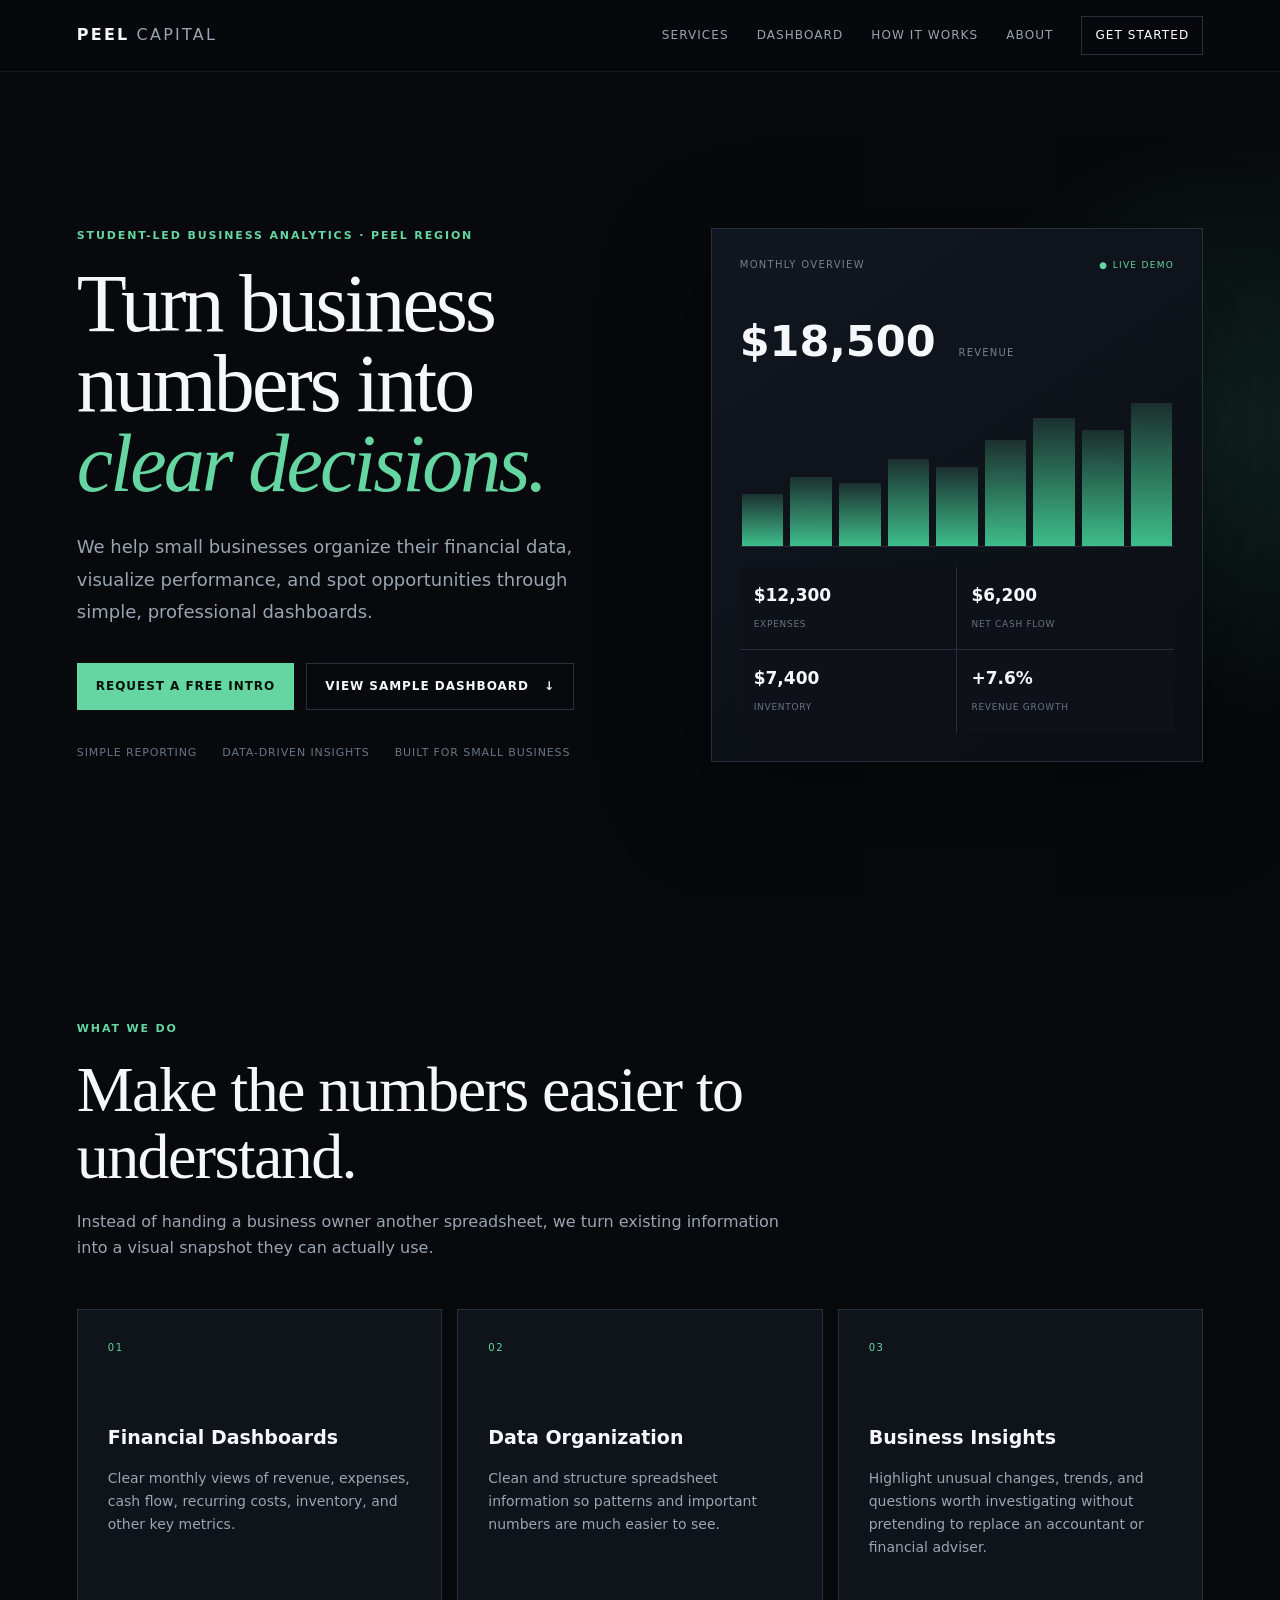
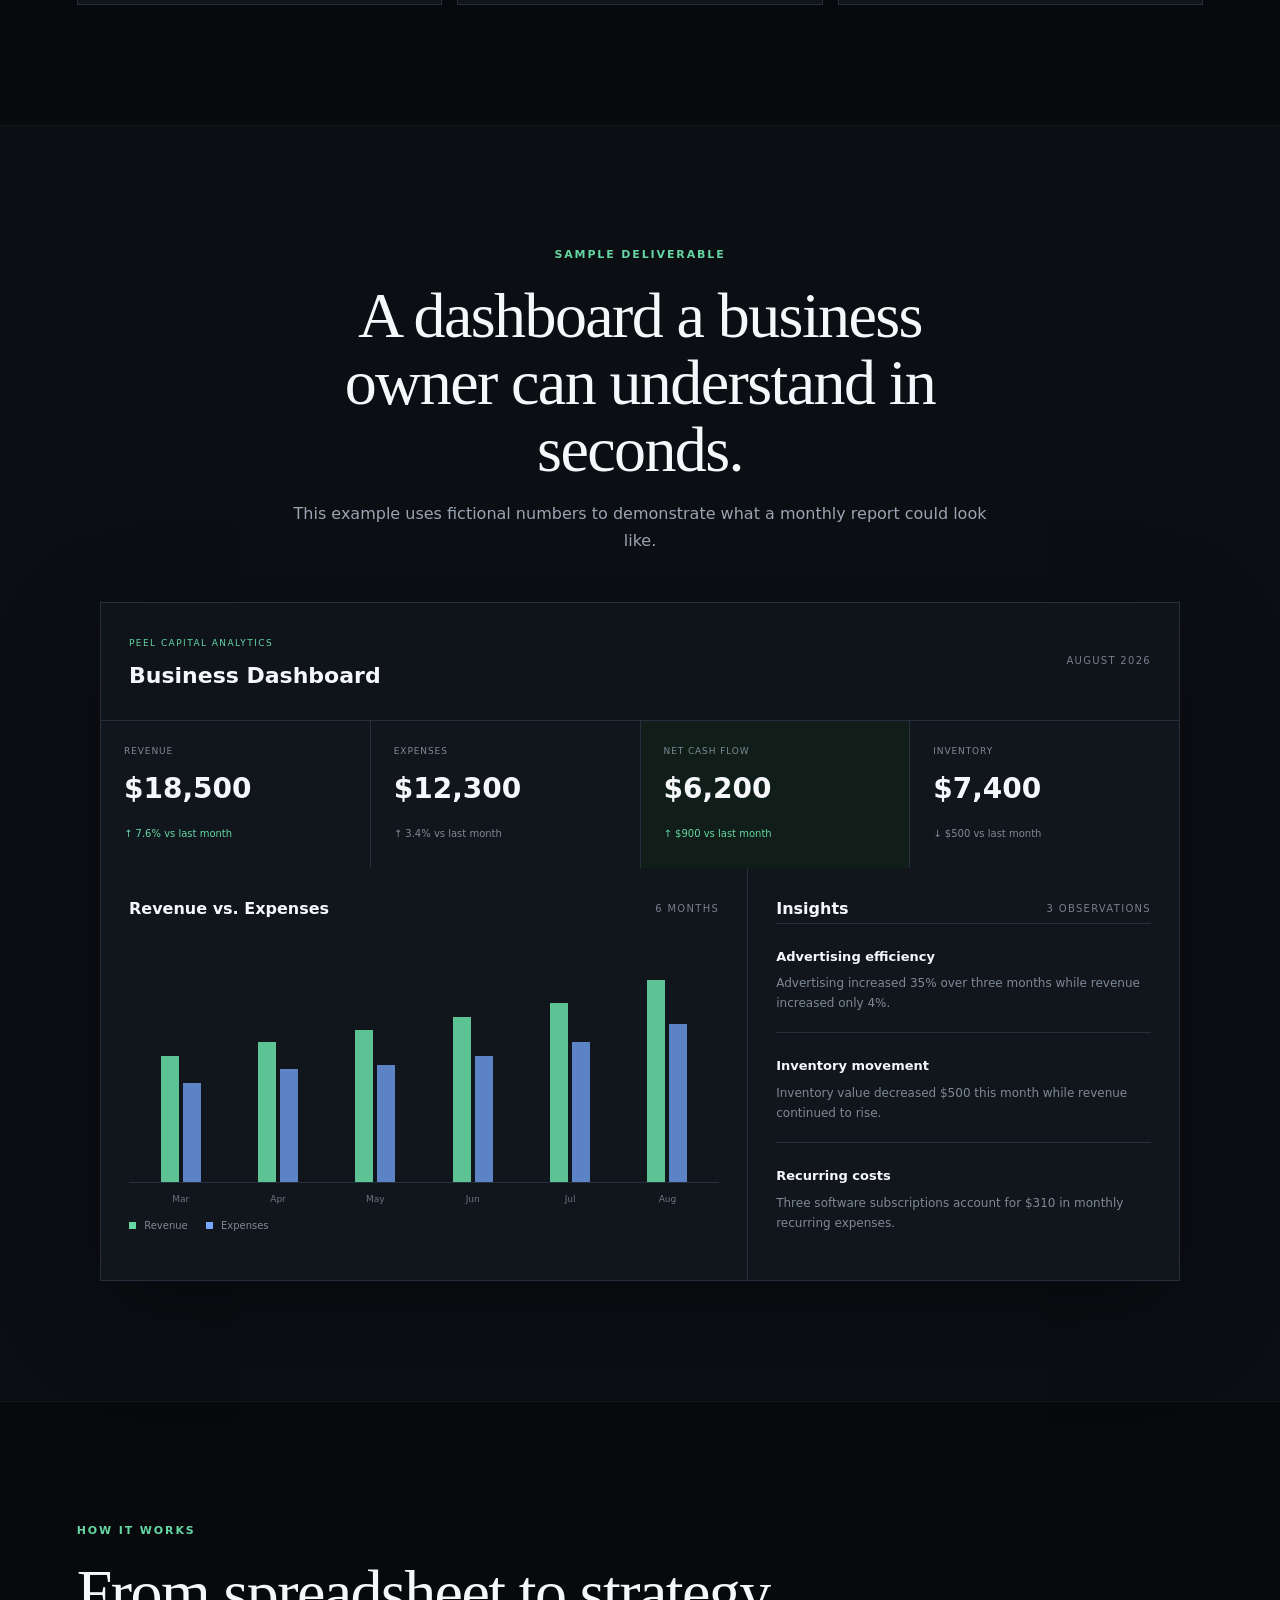
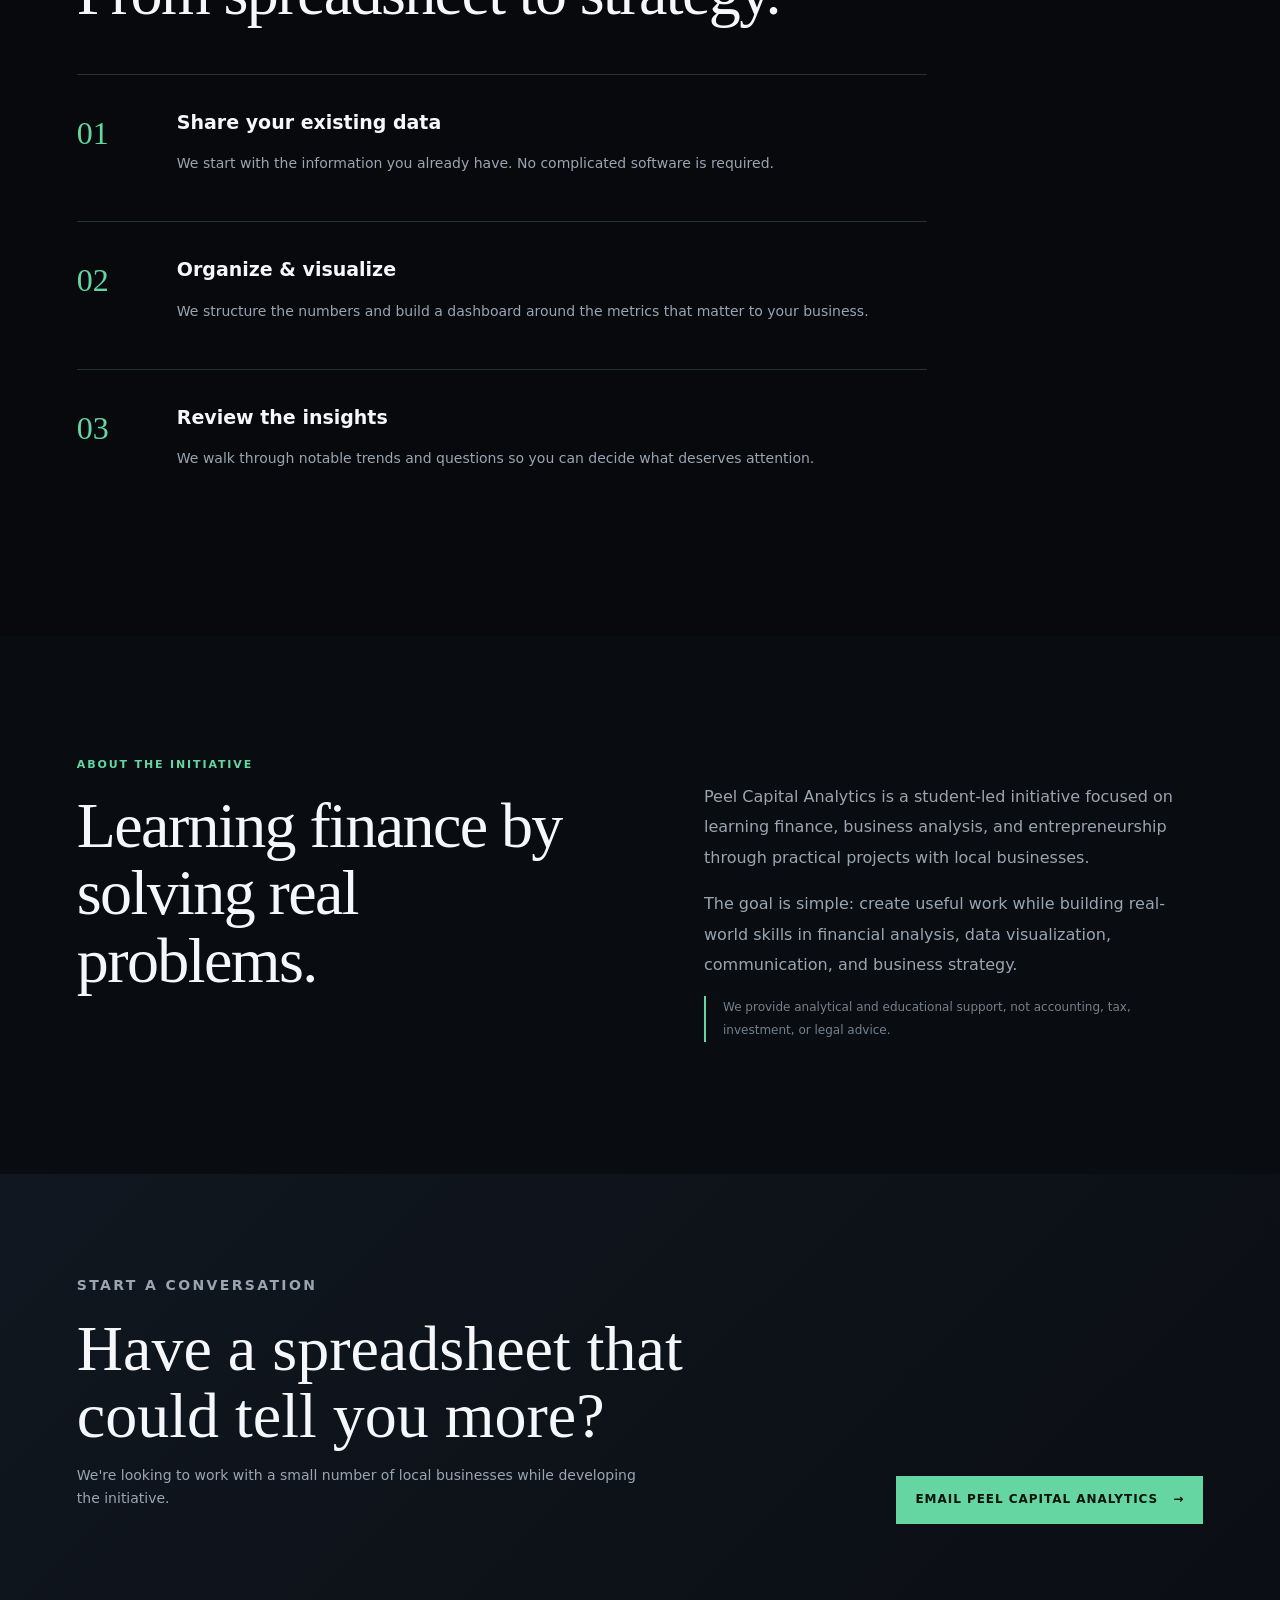
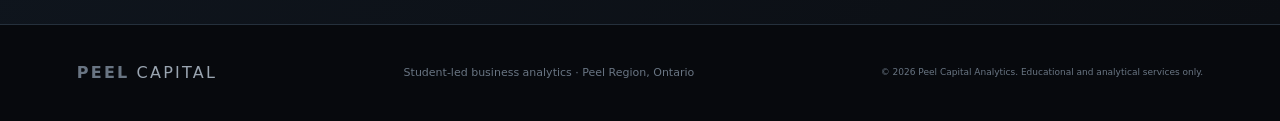
<file: index.html>
<!DOCTYPE html>
<html lang="en">
<head>
  <meta charset="UTF-8">
  <meta name="viewport" content="width=device-width, initial-scale=1.0">
  <meta name="description" content="Peel Capital Analytics — student-led business analytics for small businesses in Peel Region.">
  <title>Peel Capital Analytics</title>
  <link rel="stylesheet" href="peel-capital/styles.css">
</head>
<body>
  <nav class="nav">
    <a class="brand" href="#home">PEEL<span>CAPITAL</span></a>
    <div class="nav-links">
      <a href="#services">Services</a>
      <a href="#dashboard">Dashboard</a>
      <a href="#process">How It Works</a>
      <a href="#about">About</a>
      <a class="nav-cta" href="#contact">Get Started</a>
    </div>
    <button class="menu" aria-label="Open menu">☰</button>
  </nav>
  <main>
    <section id="home" class="hero">
      <div class="hero-glow"></div>
      <div class="hero-content">
        <p class="eyebrow">Student-led business analytics · Peel Region</p>
        <h1>Turn business numbers into <em>clear decisions.</em></h1>
        <p class="hero-copy">We help small businesses organize their financial data, visualize performance, and spot opportunities through simple, professional dashboards.</p>
        <div class="hero-actions">
          <a class="button primary" href="#contact">Request a Free Intro</a>
          <a class="button secondary" href="#dashboard">View Sample Dashboard <span>↓</span></a>
        </div>
        <div class="trust-row"><span>Simple reporting</span><span>Data-driven insights</span><span>Built for small business</span></div>
      </div>
      <div class="hero-panel">
        <div class="panel-top"><span>MONTHLY OVERVIEW</span><span class="live-dot">● LIVE DEMO</span></div>
        <div class="panel-number">$18,500 <small>Revenue</small></div>
        <div class="mini-chart" aria-hidden="true"><span style="height:35%"></span><span style="height:46%"></span><span style="height:42%"></span><span style="height:58%"></span><span style="height:53%"></span><span style="height:71%"></span><span style="height:86%"></span><span style="height:78%"></span><span style="height:96%"></span></div>
        <div class="panel-grid"><div><b>$12,300</b><small>Expenses</small></div><div><b>$6,200</b><small>Net Cash Flow</small></div><div><b>$7,400</b><small>Inventory</small></div><div><b>+7.6%</b><small>Revenue Growth</small></div></div>
      </div>
    </section>
    <section id="services" class="section">
      <div class="section-heading"><p class="eyebrow">What we do</p><h2>Make the numbers easier to understand.</h2><p>Instead of handing a business owner another spreadsheet, we turn existing information into a visual snapshot they can actually use.</p></div>
      <div class="cards"><article class="card"><div class="icon">01</div><h3>Financial Dashboards</h3><p>Clear monthly views of revenue, expenses, cash flow, recurring costs, inventory, and other key metrics.</p></article><article class="card"><div class="icon">02</div><h3>Data Organization</h3><p>Clean and structure spreadsheet information so patterns and important numbers are much easier to see.</p></article><article class="card"><div class="icon">03</div><h3>Business Insights</h3><p>Highlight unusual changes, trends, and questions worth investigating without pretending to replace an accountant or financial adviser.</p></article></div>
    </section>
    <section id="dashboard" class="section dark-section">
      <div class="section-heading centered"><p class="eyebrow">Sample deliverable</p><h2>A dashboard a business owner can understand in seconds.</h2><p>This example uses fictional numbers to demonstrate what a monthly report could look like.</p></div>
      <div class="dashboard"><div class="dash-head"><div><span class="dash-kicker">PEEL CAPITAL ANALYTICS</span><h3>Business Dashboard</h3></div><span class="month">August 2026</span></div><div class="metrics"><div class="metric"><span>Revenue</span><strong>$18,500</strong><small class="up">↑ 7.6% vs last month</small></div><div class="metric"><span>Expenses</span><strong>$12,300</strong><small>↑ 3.4% vs last month</small></div><div class="metric featured"><span>Net Cash Flow</span><strong>$6,200</strong><small class="up">↑ $900 vs last month</small></div><div class="metric"><span>Inventory</span><strong>$7,400</strong><small>↓ $500 vs last month</small></div></div><div class="dash-body"><div class="chart-card"><div class="chart-title"><b>Revenue vs. Expenses</b><span>6 months</span></div><div class="bars"><div><i style="height:55%"></i><i style="height:43%"></i><label>Mar</label></div><div><i style="height:61%"></i><i style="height:49%"></i><label>Apr</label></div><div><i style="height:66%"></i><i style="height:51%"></i><label>May</label></div><div><i style="height:72%"></i><i style="height:55%"></i><label>Jun</label></div><div><i style="height:78%"></i><i style="height:61%"></i><label>Jul</label></div><div><i style="height:88%"></i><i style="height:69%"></i><label>Aug</label></div></div><div class="legend"><span><i></i> Revenue</span><span><i></i> Expenses</span></div></div><div class="insights"><div class="chart-title"><b>Insights</b><span>3 observations</span></div><div class="insight"><b>Advertising efficiency</b><p>Advertising increased 35% over three months while revenue increased only 4%.</p></div><div class="insight"><b>Inventory movement</b><p>Inventory value decreased $500 this month while revenue continued to rise.</p></div><div class="insight"><b>Recurring costs</b><p>Three software subscriptions account for $310 in monthly recurring expenses.</p></div></div></div></div>
    </section>
    <section id="process" class="section"><div class="section-heading"><p class="eyebrow">How it works</p><h2>From spreadsheet to strategy.</h2></div><div class="steps"><div class="step"><span>01</span><div><h3>Share your existing data</h3><p>We start with the information you already have. No complicated software is required.</p></div></div><div class="step"><span>02</span><div><h3>Organize & visualize</h3><p>We structure the numbers and build a dashboard around the metrics that matter to your business.</p></div></div><div class="step"><span>03</span><div><h3>Review the insights</h3><p>We walk through notable trends and questions so you can decide what deserves attention.</p></div></div></div></section>
    <section id="about" class="section about-section"><div><p class="eyebrow">About the initiative</p><h2>Learning finance by solving real problems.</h2></div><div class="about-copy"><p>Peel Capital Analytics is a student-led initiative focused on learning finance, business analysis, and entrepreneurship through practical projects with local businesses.</p><p>The goal is simple: create useful work while building real-world skills in financial analysis, data visualization, communication, and business strategy.</p><p class="note">We provide analytical and educational support, not accounting, tax, investment, or legal advice.</p></div></section>
    <section id="contact" class="contact"><div><p class="eyebrow">Start a conversation</p><h2>Have a spreadsheet that could tell you more?</h2><p>We're looking to work with a small number of local businesses while developing the initiative.</p></div><a class="button primary" href="mailto:peelcapitalanalytics@gmail.com">Email Peel Capital Analytics <span>→</span></a></section>
  </main>
  <footer><div class="brand">PEEL<span>CAPITAL</span></div><p>Student-led business analytics · Peel Region, Ontario</p><small>© 2026 Peel Capital Analytics. Educational and analytical services only.</small></footer>
  <script src="peel-capital/script.js"></script>
</body>
</html>
</file>
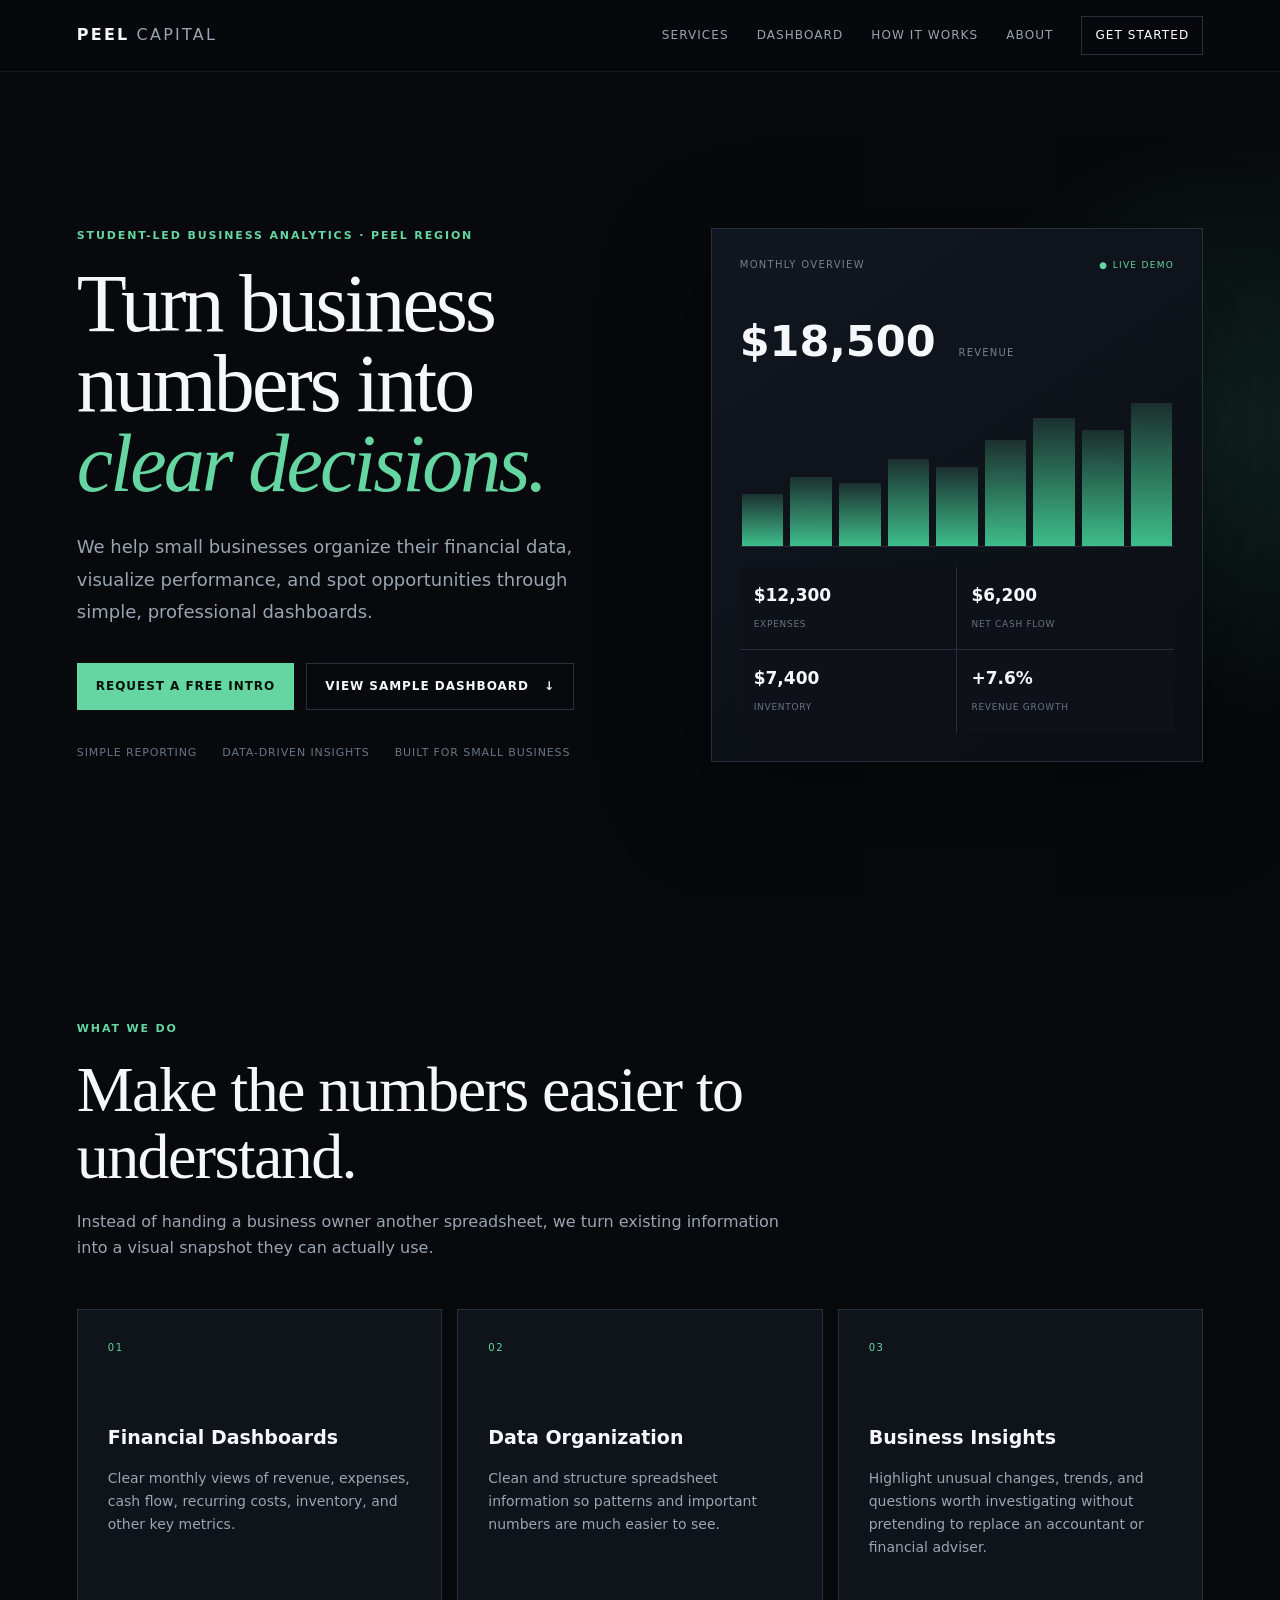
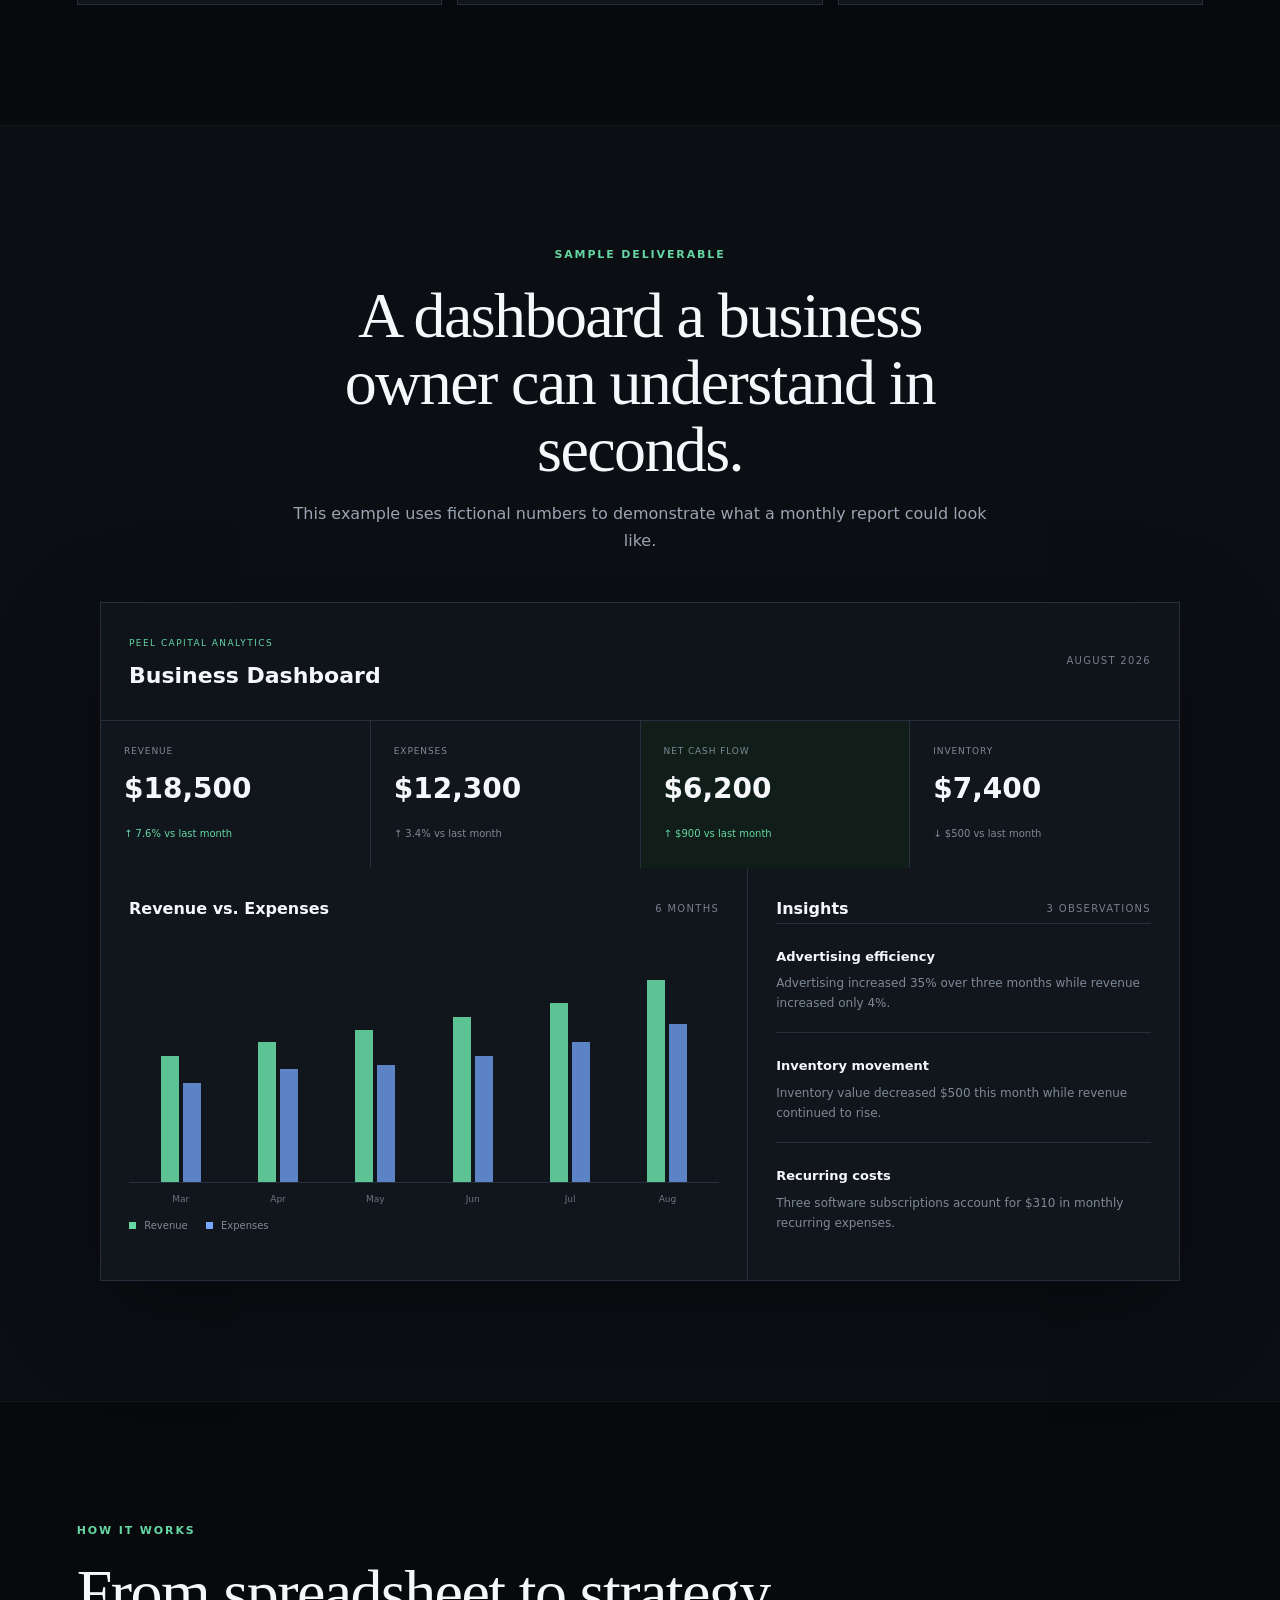
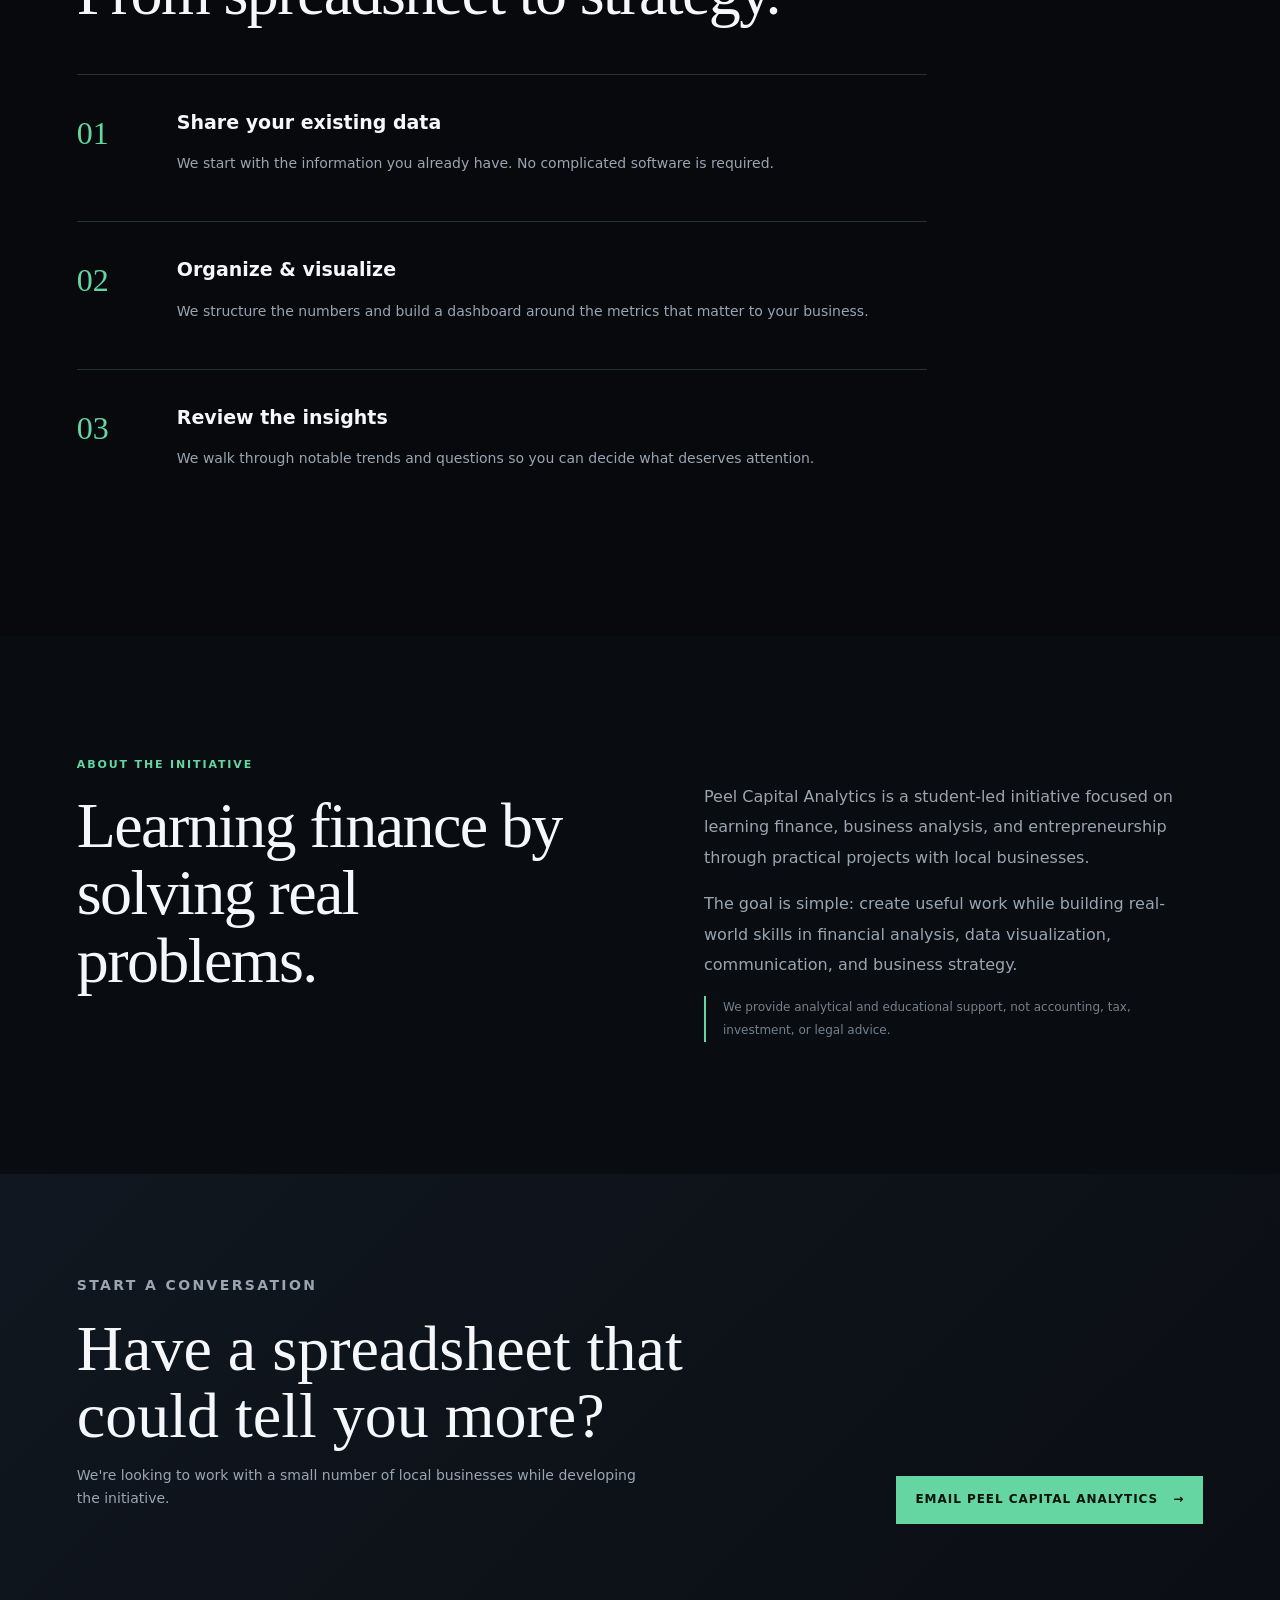
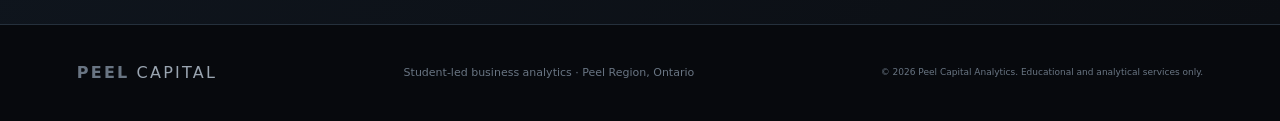
<file: peel-capital/index.html>
<!DOCTYPE html>
<html lang="en">
<head>
  <meta charset="UTF-8">
  <meta name="viewport" content="width=device-width, initial-scale=1.0">
  <meta name="description" content="Peel Capital Analytics — student-led business analytics for small businesses in Peel Region.">
  <title>Peel Capital Analytics</title>
  <link rel="stylesheet" href="styles.css">
</head>
<body>
  <nav class="nav">
    <a class="brand" href="#home">PEEL<span>CAPITAL</span></a>
    <div class="nav-links">
      <a href="#services">Services</a>
      <a href="#dashboard">Dashboard</a>
      <a href="#process">How It Works</a>
      <a href="#about">About</a>
      <a class="nav-cta" href="#contact">Get Started</a>
    </div>
    <button class="menu" aria-label="Open menu">☰</button>
  </nav>

  <main>
    <section id="home" class="hero">
      <div class="hero-glow"></div>
      <div class="hero-content">
        <p class="eyebrow">Student-led business analytics · Peel Region</p>
        <h1>Turn business numbers into <em>clear decisions.</em></h1>
        <p class="hero-copy">We help small businesses organize their financial data, visualize performance, and spot opportunities through simple, professional dashboards.</p>
        <div class="hero-actions">
          <a class="button primary" href="#contact">Request a Free Intro</a>
          <a class="button secondary" href="#dashboard">View Sample Dashboard <span>↓</span></a>
        </div>
        <div class="trust-row">
          <span>Simple reporting</span><span>Data-driven insights</span><span>Built for small business</span>
        </div>
      </div>
      <div class="hero-panel">
        <div class="panel-top"><span>MONTHLY OVERVIEW</span><span class="live-dot">● LIVE DEMO</span></div>
        <div class="panel-number">$18,500 <small>Revenue</small></div>
        <div class="mini-chart" aria-hidden="true">
          <span style="height:35%"></span><span style="height:46%"></span><span style="height:42%"></span><span style="height:58%"></span><span style="height:53%"></span><span style="height:71%"></span><span style="height:86%"></span><span style="height:78%"></span><span style="height:96%"></span>
        </div>
        <div class="panel-grid">
          <div><b>$12,300</b><small>Expenses</small></div>
          <div><b>$6,200</b><small>Net Cash Flow</small></div>
          <div><b>$7,400</b><small>Inventory</small></div>
          <div><b>+7.6%</b><small>Revenue Growth</small></div>
        </div>
      </div>
    </section>

    <section id="services" class="section">
      <div class="section-heading"><p class="eyebrow">What we do</p><h2>Make the numbers easier to understand.</h2><p>Instead of handing a business owner another spreadsheet, we turn existing information into a visual snapshot they can actually use.</p></div>
      <div class="cards">
        <article class="card"><div class="icon">01</div><h3>Financial Dashboards</h3><p>Clear monthly views of revenue, expenses, cash flow, recurring costs, inventory, and other key metrics.</p></article>
        <article class="card"><div class="icon">02</div><h3>Data Organization</h3><p>Clean and structure spreadsheet information so patterns and important numbers are much easier to see.</p></article>
        <article class="card"><div class="icon">03</div><h3>Business Insights</h3><p>Highlight unusual changes, trends, and questions worth investigating without pretending to replace an accountant or financial adviser.</p></article>
      </div>
    </section>

    <section id="dashboard" class="section dark-section">
      <div class="section-heading centered"><p class="eyebrow">Sample deliverable</p><h2>A dashboard a business owner can understand in seconds.</h2><p>This example uses fictional numbers to demonstrate what a monthly report could look like.</p></div>
      <div class="dashboard">
        <div class="dash-head"><div><span class="dash-kicker">PEEL CAPITAL ANALYTICS</span><h3>Business Dashboard</h3></div><span class="month">August 2026</span></div>
        <div class="metrics">
          <div class="metric"><span>Revenue</span><strong>$18,500</strong><small class="up">↑ 7.6% vs last month</small></div>
          <div class="metric"><span>Expenses</span><strong>$12,300</strong><small>↑ 3.4% vs last month</small></div>
          <div class="metric featured"><span>Net Cash Flow</span><strong>$6,200</strong><small class="up">↑ $900 vs last month</small></div>
          <div class="metric"><span>Inventory</span><strong>$7,400</strong><small>↓ $500 vs last month</small></div>
        </div>
        <div class="dash-body">
          <div class="chart-card"><div class="chart-title"><b>Revenue vs. Expenses</b><span>6 months</span></div><div class="bars"><div><i style="height:55%"></i><i style="height:43%"></i><label>Mar</label></div><div><i style="height:61%"></i><i style="height:49%"></i><label>Apr</label></div><div><i style="height:66%"></i><i style="height:51%"></i><label>May</label></div><div><i style="height:72%"></i><i style="height:55%"></i><label>Jun</label></div><div><i style="height:78%"></i><i style="height:61%"></i><label>Jul</label></div><div><i style="height:88%"></i><i style="height:69%"></i><label>Aug</label></div></div><div class="legend"><span><i></i> Revenue</span><span><i></i> Expenses</span></div></div>
          <div class="insights"><div class="chart-title"><b>Insights</b><span>3 observations</span></div><div class="insight"><b>Advertising efficiency</b><p>Advertising increased 35% over three months while revenue increased only 4%.</p></div><div class="insight"><b>Inventory movement</b><p>Inventory value decreased $500 this month while revenue continued to rise.</p></div><div class="insight"><b>Recurring costs</b><p>Three software subscriptions account for $310 in monthly recurring expenses.</p></div></div>
        </div>
      </div>
    </section>

    <section id="process" class="section">
      <div class="section-heading"><p class="eyebrow">How it works</p><h2>From spreadsheet to strategy.</h2></div>
      <div class="steps">
        <div class="step"><span>01</span><div><h3>Share your existing data</h3><p>We start with the information you already have. No complicated software is required.</p></div></div>
        <div class="step"><span>02</span><div><h3>Organize & visualize</h3><p>We structure the numbers and build a dashboard around the metrics that matter to your business.</p></div></div>
        <div class="step"><span>03</span><div><h3>Review the insights</h3><p>We walk through notable trends and questions so you can decide what deserves attention.</p></div></div>
      </div>
    </section>

    <section id="about" class="section about-section">
      <div><p class="eyebrow">About the initiative</p><h2>Learning finance by solving real problems.</h2></div>
      <div class="about-copy"><p>Peel Capital Analytics is a student-led initiative focused on learning finance, business analysis, and entrepreneurship through practical projects with local businesses.</p><p>The goal is simple: create useful work while building real-world skills in financial analysis, data visualization, communication, and business strategy.</p><p class="note">We provide analytical and educational support, not accounting, tax, investment, or legal advice.</p></div>
    </section>

    <section id="contact" class="contact">
      <div><p class="eyebrow">Start a conversation</p><h2>Have a spreadsheet that could tell you more?</h2><p>We're looking to work with a small number of local businesses while developing the initiative.</p></div>
      <a class="button primary" href="mailto:peelcapitalanalytics@gmail.com">Email Peel Capital Analytics <span>→</span></a>
    </section>
  </main>

  <footer><div class="brand">PEEL<span>CAPITAL</span></div><p>Student-led business analytics · Peel Region, Ontario</p><small>© 2026 Peel Capital Analytics. Educational and analytical services only.</small></footer>
  <script src="script.js"></script>
</body>
</html>
</file>
<file: peel-capital/styles.css>
:root{--bg:#07090d;--panel:#0f131a;--panel2:#151b24;--line:#25303c;--text:#f5f7fa;--muted:#9aa5b1;--accent:#65d6a2;--accent2:#3ebd8b;--blue:#75a7ff;--serif:Georgia,serif;--sans:Inter,ui-sans-serif,system-ui,-apple-system,BlinkMacSystemFont,"Segoe UI",sans-serif}*{box-sizing:border-box}html{scroll-behavior:smooth}body{margin:0;background:var(--bg);color:var(--text);font-family:var(--sans);line-height:1.65}a{color:inherit;text-decoration:none}.nav{height:72px;position:sticky;top:0;z-index:10;display:flex;align-items:center;justify-content:space-between;padding:0 6vw;background:rgba(7,9,13,.82);backdrop-filter:blur(16px);border-bottom:1px solid rgba(255,255,255,.06)}.brand{font-size:16px;font-weight:800;letter-spacing:.14em}.brand span{font-weight:400;color:var(--muted);margin-left:7px}.nav-links{display:flex;align-items:center;gap:28px;font-size:12px;color:var(--muted);text-transform:uppercase;letter-spacing:.09em}.nav-links a:hover{color:#fff}.nav-cta{border:1px solid var(--line);padding:9px 13px;color:#fff!important}.menu{display:none;background:none;border:0;color:#fff;font-size:22px}.hero{min-height:calc(100vh - 72px);padding:10vh 6vw 8vh;display:grid;grid-template-columns:1.05fr .95fr;gap:7vw;align-items:center;position:relative;overflow:hidden}.hero-glow{position:absolute;width:620px;height:620px;border-radius:50%;right:-260px;top:5%;background:radial-gradient(circle,rgba(62,189,139,.14),transparent 67%);pointer-events:none}.hero-content,.hero-panel{position:relative;z-index:1}.eyebrow{margin:0 0 18px;color:var(--accent);font-size:11px;text-transform:uppercase;letter-spacing:.17em;font-weight:700}.hero h1{font-family:var(--serif);font-size:clamp(52px,6.4vw,92px);font-weight:400;line-height:.98;letter-spacing:-.035em;margin:0 0 27px;max-width:780px}.hero h1 em{color:var(--accent);font-style:italic}.hero-copy{font-size:18px;color:var(--muted);max-width:620px;line-height:1.8}.hero-actions{display:flex;gap:12px;flex-wrap:wrap;margin:34px 0}.button{display:inline-flex;align-items:center;gap:15px;padding:13px 18px;border:1px solid var(--line);font-size:12px;text-transform:uppercase;letter-spacing:.08em;font-weight:700;transition:.2s}.button.primary{background:var(--accent);border-color:var(--accent);color:#06130d}.button.primary:hover{background:#8ae5bb}.button.secondary:hover{border-color:#607080}.trust-row{display:flex;gap:25px;flex-wrap:wrap;color:#697583;font-size:11px;text-transform:uppercase;letter-spacing:.08em}.hero-panel{background:linear-gradient(145deg,#111720,#0b0e13);border:1px solid var(--line);padding:28px;box-shadow:0 30px 100px rgba(0,0,0,.4)}.panel-top,.dash-head,.chart-title{display:flex;justify-content:space-between;align-items:center}.panel-top,.month,.chart-title span{font-size:10px;color:#74808d;letter-spacing:.13em;text-transform:uppercase}.live-dot{color:var(--accent);font-size:9px}.panel-number{font-size:43px;font-weight:600;margin:32px 0 20px}.panel-number small{font-size:10px;color:#77828e;font-weight:500;text-transform:uppercase;letter-spacing:.12em;margin-left:8px}.mini-chart{height:150px;display:flex;align-items:end;gap:7px;border-bottom:1px solid var(--line);padding:0 2px}.mini-chart span{flex:1;background:linear-gradient(to top,var(--accent2),rgba(101,214,162,.15));min-height:10px}.panel-grid{display:grid;grid-template-columns:1fr 1fr;gap:1px;background:var(--line);margin-top:20px}.panel-grid div{background:#0e1218;padding:14px}.panel-grid b{display:block;font-size:17px}.panel-grid small{font-size:9px;color:#687481;text-transform:uppercase;letter-spacing:.08em}.section{padding:120px 6vw}.section-heading{max-width:720px;margin-bottom:48px}.section-heading.centered{margin-left:auto;margin-right:auto;text-align:center}.section h2{font-family:var(--serif);font-weight:400;font-size:clamp(38px,5vw,64px);line-height:1.05;letter-spacing:-.025em;margin:0 0 18px}.section-heading>p:last-child{color:var(--muted);font-size:16px}.cards{display:grid;grid-template-columns:repeat(3,1fr);gap:15px}.card{background:var(--panel);border:1px solid var(--line);padding:30px;min-height:260px;transition:.25s}.card:hover{transform:translateY(-4px);border-color:#42505e}.icon{font-size:10px;color:var(--accent);letter-spacing:.15em;margin-bottom:65px}.card h3{font-size:19px;margin:0 0 10px}.card p,.step p,.about-copy p,.contact p{color:var(--muted);font-size:14px}.dark-section{background:#0b0e13;border-top:1px solid rgba(255,255,255,.04);border-bottom:1px solid rgba(255,255,255,.04)}.dashboard{max-width:1080px;margin:auto;background:#0f141b;border:1px solid var(--line);box-shadow:0 30px 90px rgba(0,0,0,.35)}.dash-head{padding:25px 28px;border-bottom:1px solid var(--line)}.dash-kicker{font-size:9px;color:var(--accent);letter-spacing:.16em}.dash-head h3{margin:4px 0 0;font-size:22px}.metrics{display:grid;grid-template-columns:repeat(4,1fr);gap:1px;background:var(--line)}.metric{background:#11161d;padding:23px}.metric span{display:block;color:#7d8995;text-transform:uppercase;letter-spacing:.1em;font-size:9px}.metric strong{display:block;font-size:28px;margin:7px 0}.metric small{font-size:10px;color:#7d8995}.metric .up{color:var(--accent)}.metric.featured{background:#101d18}.dash-body{display:grid;grid-template-columns:1.2fr .8fr;gap:1px;background:var(--line)}.chart-card,.insights{background:#11161d;padding:28px}.bars{height:260px;display:flex;align-items:end;justify-content:space-around;gap:14px;padding:30px 10px 0;border-bottom:1px solid var(--line)}.bars>div{height:100%;flex:1;display:flex;align-items:end;justify-content:center;gap:4px;position:relative}.bars i{display:block;width:18px;background:var(--accent);opacity:.9}.bars i:nth-child(2){background:var(--blue);opacity:.75}.bars label{position:absolute;bottom:-25px;font-size:9px;color:#697583}.legend{display:flex;gap:18px;margin-top:35px;font-size:10px;color:#7d8995}.legend i{display:inline-block;width:7px;height:7px;background:var(--accent);margin-right:5px}.legend span+span i{background:var(--blue)}.insight{padding:19px 0;border-top:1px solid var(--line)}.insight b{font-size:13px}.insight p{font-size:12px;color:#7d8995;margin:5px 0 0}.steps{max-width:850px}.step{display:grid;grid-template-columns:100px 1fr;padding:32px 0;border-top:1px solid var(--line)}.step>span{font-family:var(--serif);font-size:32px;color:var(--accent)}.step h3{margin:0;font-size:19px}.about-section{display:grid;grid-template-columns:1fr 1fr;gap:10vw;background:#090c10}.about-copy{padding-top:10px}.about-copy p{font-size:16px;line-height:1.9}.about-copy .note{border-left:2px solid var(--accent);padding-left:17px;font-size:12px;color:#74808d}.contact{padding:100px 6vw;display:flex;justify-content:space-between;align-items:end;gap:50px;background:linear-gradient(135deg,#101720,#0b0e13)}.contact h2{font-family:var(--serif);font-size:clamp(40px,5vw,68px);font-weight:400;line-height:1.05;max-width:700px;margin:0}.contact p{max-width:560px}.contact .button{flex-shrink:0}footer{padding:35px 6vw;border-top:1px solid var(--line);color:#697583;font-size:11px;display:flex;align-items:center;justify-content:space-between;gap:20px}footer p{margin:0}footer small{font-size:9px}@media(max-width:800px){.nav{padding:0 5vw}.nav-links{display:none}.menu{display:block}.hero{grid-template-columns:1fr;padding:75px 5vw}.hero-panel{margin-top:25px}.section{padding:85px 5vw}.cards{grid-template-columns:1fr}.metrics{grid-template-columns:1fr 1fr}.dash-body{grid-template-columns:1fr}.about-section{grid-template-columns:1fr;gap:25px}.contact{padding:75px 5vw;display:block}.contact .button{margin-top:25px}footer{padding:30px 5vw;display:block}footer p{margin:12px 0}.step{grid-template-columns:60px 1fr}}
</file>
